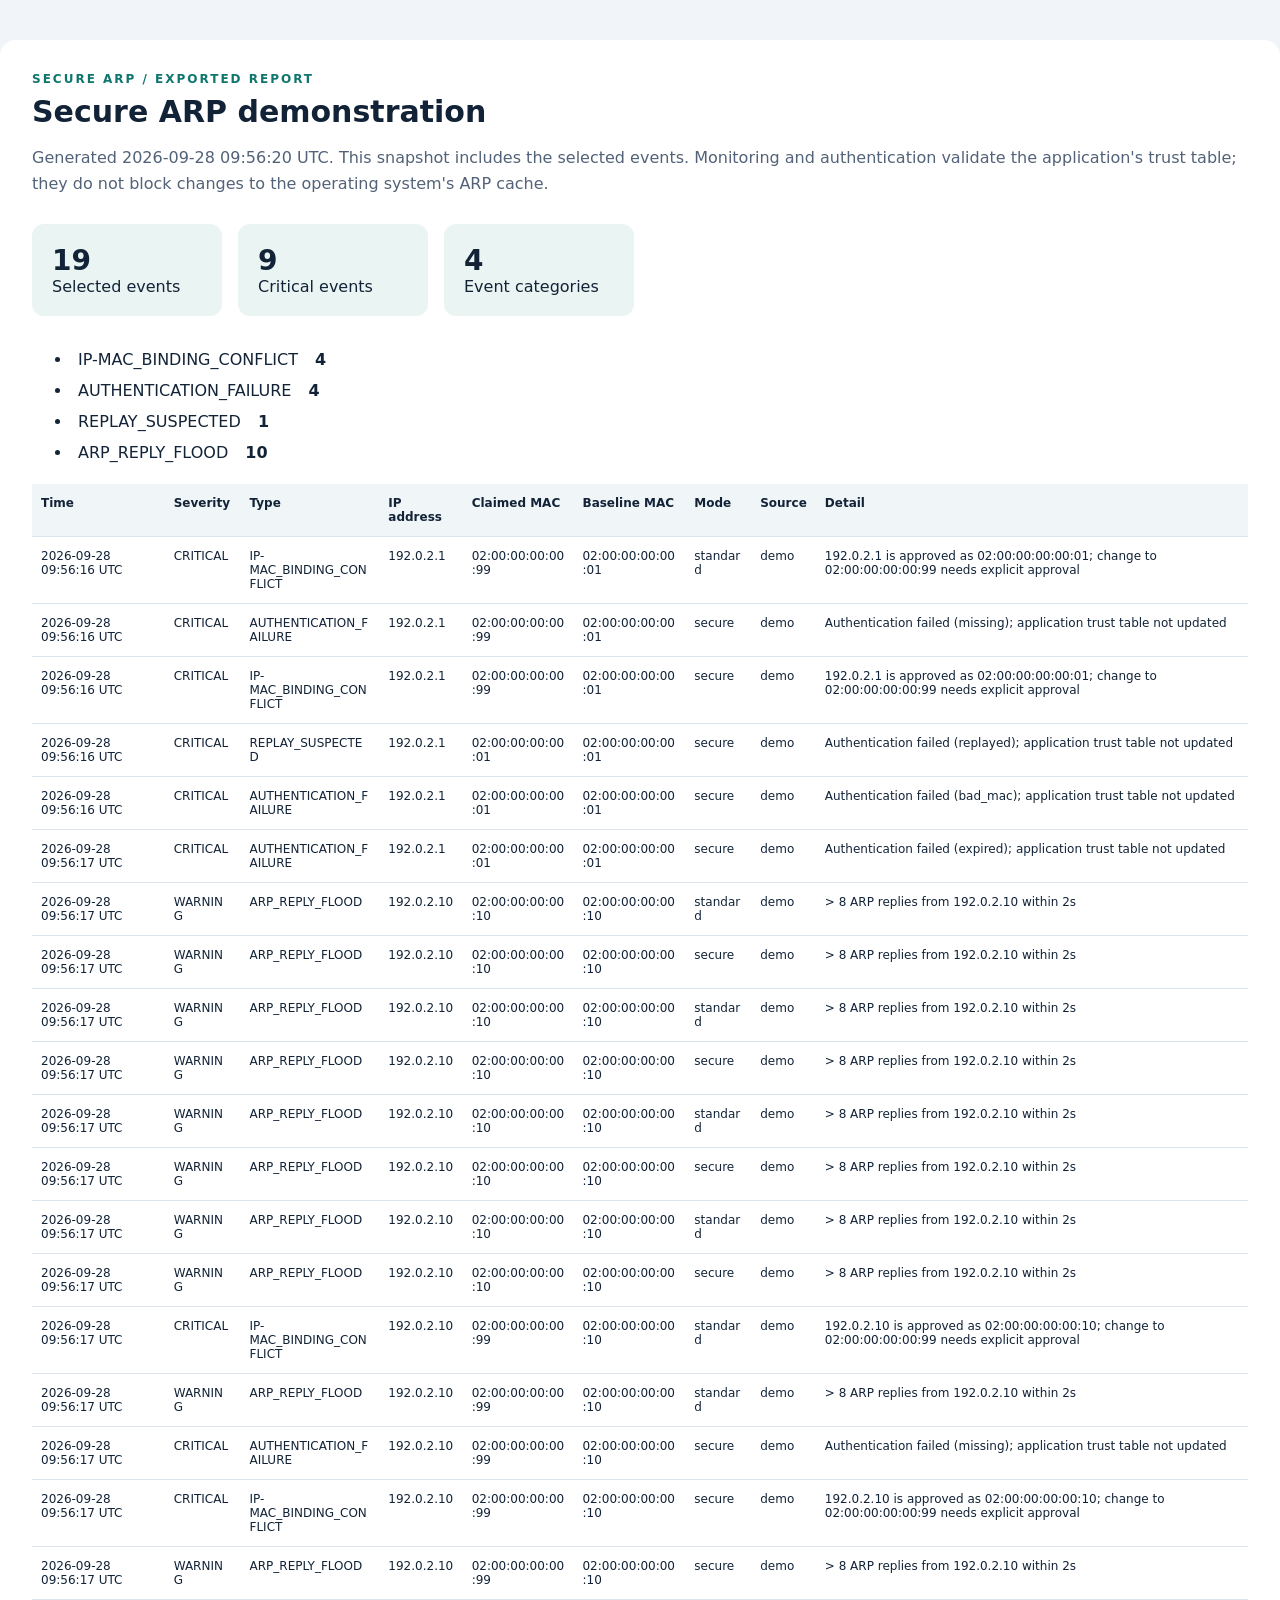
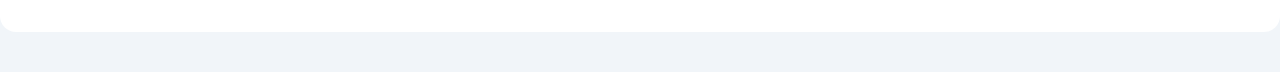
<file: assets/dashboard.html>
<!doctype html>
<html lang="en"><head><meta charset="utf-8"><meta name="viewport" content="width=device-width,initial-scale=1">
<title>Secure ARP demonstration</title><style>
body{font-family:system-ui,sans-serif;margin:0;background:#f1f5f9;color:#122337}
main{max-width:1500px;margin:40px auto;background:white;padding:32px;border-radius:16px}
h1{font-size:30px;margin:8px 0}.eyebrow{color:#0f766e;letter-spacing:2px;font-size:12px;font-weight:700}
p{color:#526278;line-height:1.6}.cards{display:flex;gap:16px;margin:28px 0;flex-wrap:wrap}
.card{background:#eaf4f3;border-radius:12px;padding:20px;min-width:150px}.card b{font-size:28px;display:block}
table{width:100%;border-collapse:collapse;font-size:12px}th,td{padding:12px 9px;text-align:left;border-bottom:1px solid #dce4ee;vertical-align:top}
th{background:#f0f5f8}td{overflow-wrap:anywhere}.scroll{overflow:auto}li{padding:6px}li b{margin-left:12px}
@media print{body{background:white}main{margin:0;padding:0}table{font-size:9px}thead{display:table-header-group}tr{break-inside:avoid}}
</style></head><body><main>
<div class="eyebrow">SECURE ARP / EXPORTED REPORT</div><h1>Secure ARP demonstration</h1>
<p>Generated 2026-09-28 09:56:20 UTC. This snapshot includes the selected events.
Monitoring and authentication validate the application's trust table; they do not block changes to the operating system's ARP cache.</p>
<div class="cards"><div class="card"><b>19</b>Selected events</div><div class="card"><b>9</b>Critical events</div>
<div class="card"><b>4</b>Event categories</div></div><ul><li>IP-MAC_BINDING_CONFLICT <b>4</b></li><li>AUTHENTICATION_FAILURE <b>4</b></li><li>REPLAY_SUSPECTED <b>1</b></li><li>ARP_REPLY_FLOOD <b>10</b></li></ul>
<div class="scroll"><table><thead><tr><th>Time</th><th>Severity</th><th>Type</th><th>IP address</th><th>Claimed MAC</th>
<th>Baseline MAC</th><th>Mode</th><th>Source</th><th>Detail</th></tr></thead><tbody>
<tr><td>2026-09-28 09:56:16 UTC</td><td>CRITICAL</td><td>IP-MAC_BINDING_CONFLICT</td><td>192.0.2.1</td><td>02:00:00:00:00:99</td><td>02:00:00:00:00:01</td><td>standard</td><td>demo</td><td>192.0.2.1 is approved as 02:00:00:00:00:01; change to 02:00:00:00:00:99 needs explicit approval</td></tr><tr><td>2026-09-28 09:56:16 UTC</td><td>CRITICAL</td><td>AUTHENTICATION_FAILURE</td><td>192.0.2.1</td><td>02:00:00:00:00:99</td><td>02:00:00:00:00:01</td><td>secure</td><td>demo</td><td>Authentication failed (missing); application trust table not updated</td></tr><tr><td>2026-09-28 09:56:16 UTC</td><td>CRITICAL</td><td>IP-MAC_BINDING_CONFLICT</td><td>192.0.2.1</td><td>02:00:00:00:00:99</td><td>02:00:00:00:00:01</td><td>secure</td><td>demo</td><td>192.0.2.1 is approved as 02:00:00:00:00:01; change to 02:00:00:00:00:99 needs explicit approval</td></tr><tr><td>2026-09-28 09:56:16 UTC</td><td>CRITICAL</td><td>REPLAY_SUSPECTED</td><td>192.0.2.1</td><td>02:00:00:00:00:01</td><td>02:00:00:00:00:01</td><td>secure</td><td>demo</td><td>Authentication failed (replayed); application trust table not updated</td></tr><tr><td>2026-09-28 09:56:16 UTC</td><td>CRITICAL</td><td>AUTHENTICATION_FAILURE</td><td>192.0.2.1</td><td>02:00:00:00:00:01</td><td>02:00:00:00:00:01</td><td>secure</td><td>demo</td><td>Authentication failed (bad_mac); application trust table not updated</td></tr><tr><td>2026-09-28 09:56:17 UTC</td><td>CRITICAL</td><td>AUTHENTICATION_FAILURE</td><td>192.0.2.1</td><td>02:00:00:00:00:01</td><td>02:00:00:00:00:01</td><td>secure</td><td>demo</td><td>Authentication failed (expired); application trust table not updated</td></tr><tr><td>2026-09-28 09:56:17 UTC</td><td>WARNING</td><td>ARP_REPLY_FLOOD</td><td>192.0.2.10</td><td>02:00:00:00:00:10</td><td>02:00:00:00:00:10</td><td>standard</td><td>demo</td><td>&gt; 8 ARP replies from 192.0.2.10 within 2s</td></tr><tr><td>2026-09-28 09:56:17 UTC</td><td>WARNING</td><td>ARP_REPLY_FLOOD</td><td>192.0.2.10</td><td>02:00:00:00:00:10</td><td>02:00:00:00:00:10</td><td>secure</td><td>demo</td><td>&gt; 8 ARP replies from 192.0.2.10 within 2s</td></tr><tr><td>2026-09-28 09:56:17 UTC</td><td>WARNING</td><td>ARP_REPLY_FLOOD</td><td>192.0.2.10</td><td>02:00:00:00:00:10</td><td>02:00:00:00:00:10</td><td>standard</td><td>demo</td><td>&gt; 8 ARP replies from 192.0.2.10 within 2s</td></tr><tr><td>2026-09-28 09:56:17 UTC</td><td>WARNING</td><td>ARP_REPLY_FLOOD</td><td>192.0.2.10</td><td>02:00:00:00:00:10</td><td>02:00:00:00:00:10</td><td>secure</td><td>demo</td><td>&gt; 8 ARP replies from 192.0.2.10 within 2s</td></tr><tr><td>2026-09-28 09:56:17 UTC</td><td>WARNING</td><td>ARP_REPLY_FLOOD</td><td>192.0.2.10</td><td>02:00:00:00:00:10</td><td>02:00:00:00:00:10</td><td>standard</td><td>demo</td><td>&gt; 8 ARP replies from 192.0.2.10 within 2s</td></tr><tr><td>2026-09-28 09:56:17 UTC</td><td>WARNING</td><td>ARP_REPLY_FLOOD</td><td>192.0.2.10</td><td>02:00:00:00:00:10</td><td>02:00:00:00:00:10</td><td>secure</td><td>demo</td><td>&gt; 8 ARP replies from 192.0.2.10 within 2s</td></tr><tr><td>2026-09-28 09:56:17 UTC</td><td>WARNING</td><td>ARP_REPLY_FLOOD</td><td>192.0.2.10</td><td>02:00:00:00:00:10</td><td>02:00:00:00:00:10</td><td>standard</td><td>demo</td><td>&gt; 8 ARP replies from 192.0.2.10 within 2s</td></tr><tr><td>2026-09-28 09:56:17 UTC</td><td>WARNING</td><td>ARP_REPLY_FLOOD</td><td>192.0.2.10</td><td>02:00:00:00:00:10</td><td>02:00:00:00:00:10</td><td>secure</td><td>demo</td><td>&gt; 8 ARP replies from 192.0.2.10 within 2s</td></tr><tr><td>2026-09-28 09:56:17 UTC</td><td>CRITICAL</td><td>IP-MAC_BINDING_CONFLICT</td><td>192.0.2.10</td><td>02:00:00:00:00:99</td><td>02:00:00:00:00:10</td><td>standard</td><td>demo</td><td>192.0.2.10 is approved as 02:00:00:00:00:10; change to 02:00:00:00:00:99 needs explicit approval</td></tr><tr><td>2026-09-28 09:56:17 UTC</td><td>WARNING</td><td>ARP_REPLY_FLOOD</td><td>192.0.2.10</td><td>02:00:00:00:00:99</td><td>02:00:00:00:00:10</td><td>standard</td><td>demo</td><td>&gt; 8 ARP replies from 192.0.2.10 within 2s</td></tr><tr><td>2026-09-28 09:56:17 UTC</td><td>CRITICAL</td><td>AUTHENTICATION_FAILURE</td><td>192.0.2.10</td><td>02:00:00:00:00:99</td><td>02:00:00:00:00:10</td><td>secure</td><td>demo</td><td>Authentication failed (missing); application trust table not updated</td></tr><tr><td>2026-09-28 09:56:17 UTC</td><td>CRITICAL</td><td>IP-MAC_BINDING_CONFLICT</td><td>192.0.2.10</td><td>02:00:00:00:00:99</td><td>02:00:00:00:00:10</td><td>secure</td><td>demo</td><td>192.0.2.10 is approved as 02:00:00:00:00:10; change to 02:00:00:00:00:99 needs explicit approval</td></tr><tr><td>2026-09-28 09:56:17 UTC</td><td>WARNING</td><td>ARP_REPLY_FLOOD</td><td>192.0.2.10</td><td>02:00:00:00:00:99</td><td>02:00:00:00:00:10</td><td>secure</td><td>demo</td><td>&gt; 8 ARP replies from 192.0.2.10 within 2s</td></tr></tbody></table></div></main></body></html>
</file>
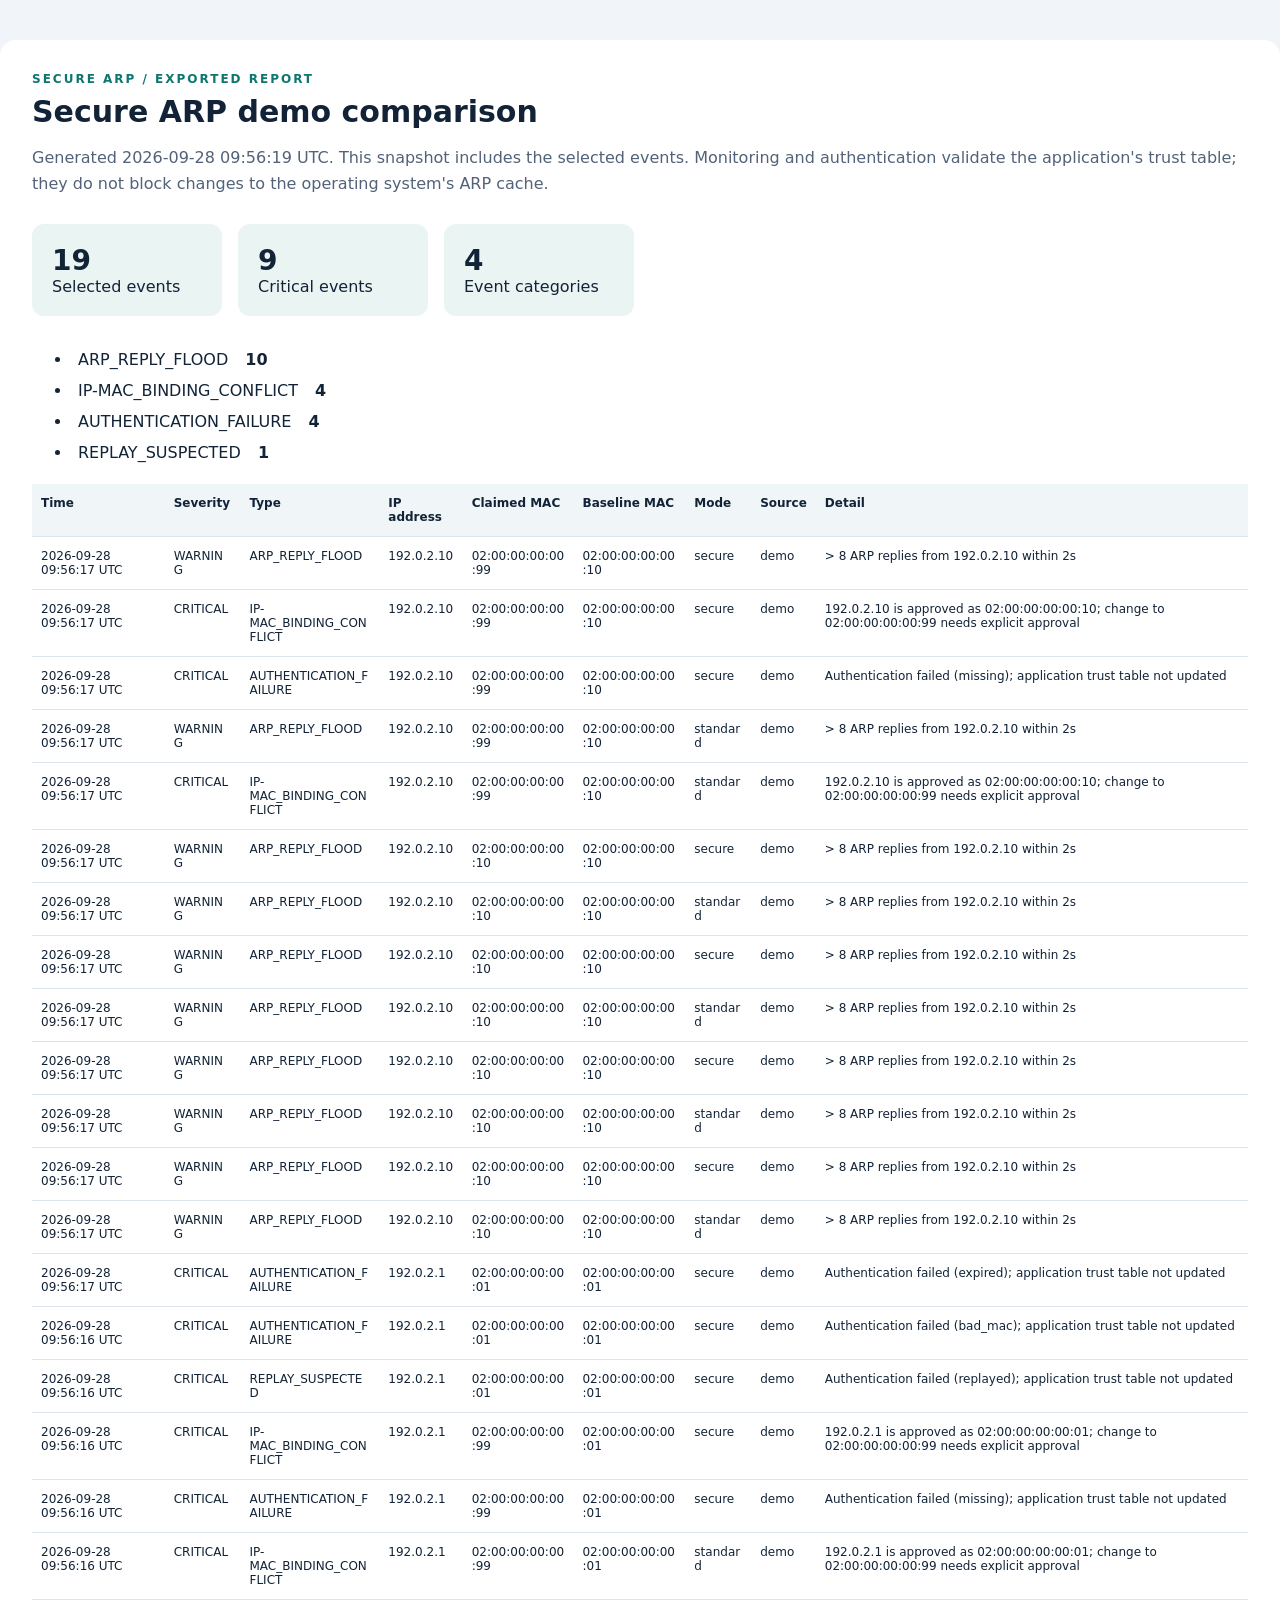
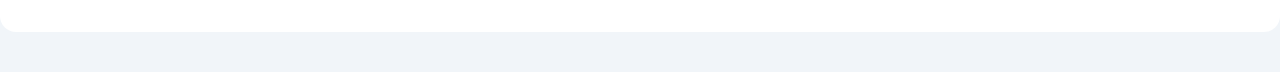
<file: reports/demo/report.html>
<!doctype html>
<html lang="en"><head><meta charset="utf-8"><meta name="viewport" content="width=device-width,initial-scale=1">
<title>Secure ARP demo comparison</title><style>
body{font-family:system-ui,sans-serif;margin:0;background:#f1f5f9;color:#122337}
main{max-width:1500px;margin:40px auto;background:white;padding:32px;border-radius:16px}
h1{font-size:30px;margin:8px 0}.eyebrow{color:#0f766e;letter-spacing:2px;font-size:12px;font-weight:700}
p{color:#526278;line-height:1.6}.cards{display:flex;gap:16px;margin:28px 0;flex-wrap:wrap}
.card{background:#eaf4f3;border-radius:12px;padding:20px;min-width:150px}.card b{font-size:28px;display:block}
table{width:100%;border-collapse:collapse;font-size:12px}th,td{padding:12px 9px;text-align:left;border-bottom:1px solid #dce4ee;vertical-align:top}
th{background:#f0f5f8}td{overflow-wrap:anywhere}.scroll{overflow:auto}li{padding:6px}li b{margin-left:12px}
@media print{body{background:white}main{margin:0;padding:0}table{font-size:9px}thead{display:table-header-group}tr{break-inside:avoid}}
</style></head><body><main>
<div class="eyebrow">SECURE ARP / EXPORTED REPORT</div><h1>Secure ARP demo comparison</h1>
<p>Generated 2026-09-28 09:56:19 UTC. This snapshot includes the selected events.
Monitoring and authentication validate the application's trust table; they do not block changes to the operating system's ARP cache.</p>
<div class="cards"><div class="card"><b>19</b>Selected events</div><div class="card"><b>9</b>Critical events</div>
<div class="card"><b>4</b>Event categories</div></div><ul><li>ARP_REPLY_FLOOD <b>10</b></li><li>IP-MAC_BINDING_CONFLICT <b>4</b></li><li>AUTHENTICATION_FAILURE <b>4</b></li><li>REPLAY_SUSPECTED <b>1</b></li></ul>
<div class="scroll"><table><thead><tr><th>Time</th><th>Severity</th><th>Type</th><th>IP address</th><th>Claimed MAC</th>
<th>Baseline MAC</th><th>Mode</th><th>Source</th><th>Detail</th></tr></thead><tbody>
<tr><td>2026-09-28 09:56:17 UTC</td><td>WARNING</td><td>ARP_REPLY_FLOOD</td><td>192.0.2.10</td><td>02:00:00:00:00:99</td><td>02:00:00:00:00:10</td><td>secure</td><td>demo</td><td>&gt; 8 ARP replies from 192.0.2.10 within 2s</td></tr><tr><td>2026-09-28 09:56:17 UTC</td><td>CRITICAL</td><td>IP-MAC_BINDING_CONFLICT</td><td>192.0.2.10</td><td>02:00:00:00:00:99</td><td>02:00:00:00:00:10</td><td>secure</td><td>demo</td><td>192.0.2.10 is approved as 02:00:00:00:00:10; change to 02:00:00:00:00:99 needs explicit approval</td></tr><tr><td>2026-09-28 09:56:17 UTC</td><td>CRITICAL</td><td>AUTHENTICATION_FAILURE</td><td>192.0.2.10</td><td>02:00:00:00:00:99</td><td>02:00:00:00:00:10</td><td>secure</td><td>demo</td><td>Authentication failed (missing); application trust table not updated</td></tr><tr><td>2026-09-28 09:56:17 UTC</td><td>WARNING</td><td>ARP_REPLY_FLOOD</td><td>192.0.2.10</td><td>02:00:00:00:00:99</td><td>02:00:00:00:00:10</td><td>standard</td><td>demo</td><td>&gt; 8 ARP replies from 192.0.2.10 within 2s</td></tr><tr><td>2026-09-28 09:56:17 UTC</td><td>CRITICAL</td><td>IP-MAC_BINDING_CONFLICT</td><td>192.0.2.10</td><td>02:00:00:00:00:99</td><td>02:00:00:00:00:10</td><td>standard</td><td>demo</td><td>192.0.2.10 is approved as 02:00:00:00:00:10; change to 02:00:00:00:00:99 needs explicit approval</td></tr><tr><td>2026-09-28 09:56:17 UTC</td><td>WARNING</td><td>ARP_REPLY_FLOOD</td><td>192.0.2.10</td><td>02:00:00:00:00:10</td><td>02:00:00:00:00:10</td><td>secure</td><td>demo</td><td>&gt; 8 ARP replies from 192.0.2.10 within 2s</td></tr><tr><td>2026-09-28 09:56:17 UTC</td><td>WARNING</td><td>ARP_REPLY_FLOOD</td><td>192.0.2.10</td><td>02:00:00:00:00:10</td><td>02:00:00:00:00:10</td><td>standard</td><td>demo</td><td>&gt; 8 ARP replies from 192.0.2.10 within 2s</td></tr><tr><td>2026-09-28 09:56:17 UTC</td><td>WARNING</td><td>ARP_REPLY_FLOOD</td><td>192.0.2.10</td><td>02:00:00:00:00:10</td><td>02:00:00:00:00:10</td><td>secure</td><td>demo</td><td>&gt; 8 ARP replies from 192.0.2.10 within 2s</td></tr><tr><td>2026-09-28 09:56:17 UTC</td><td>WARNING</td><td>ARP_REPLY_FLOOD</td><td>192.0.2.10</td><td>02:00:00:00:00:10</td><td>02:00:00:00:00:10</td><td>standard</td><td>demo</td><td>&gt; 8 ARP replies from 192.0.2.10 within 2s</td></tr><tr><td>2026-09-28 09:56:17 UTC</td><td>WARNING</td><td>ARP_REPLY_FLOOD</td><td>192.0.2.10</td><td>02:00:00:00:00:10</td><td>02:00:00:00:00:10</td><td>secure</td><td>demo</td><td>&gt; 8 ARP replies from 192.0.2.10 within 2s</td></tr><tr><td>2026-09-28 09:56:17 UTC</td><td>WARNING</td><td>ARP_REPLY_FLOOD</td><td>192.0.2.10</td><td>02:00:00:00:00:10</td><td>02:00:00:00:00:10</td><td>standard</td><td>demo</td><td>&gt; 8 ARP replies from 192.0.2.10 within 2s</td></tr><tr><td>2026-09-28 09:56:17 UTC</td><td>WARNING</td><td>ARP_REPLY_FLOOD</td><td>192.0.2.10</td><td>02:00:00:00:00:10</td><td>02:00:00:00:00:10</td><td>secure</td><td>demo</td><td>&gt; 8 ARP replies from 192.0.2.10 within 2s</td></tr><tr><td>2026-09-28 09:56:17 UTC</td><td>WARNING</td><td>ARP_REPLY_FLOOD</td><td>192.0.2.10</td><td>02:00:00:00:00:10</td><td>02:00:00:00:00:10</td><td>standard</td><td>demo</td><td>&gt; 8 ARP replies from 192.0.2.10 within 2s</td></tr><tr><td>2026-09-28 09:56:17 UTC</td><td>CRITICAL</td><td>AUTHENTICATION_FAILURE</td><td>192.0.2.1</td><td>02:00:00:00:00:01</td><td>02:00:00:00:00:01</td><td>secure</td><td>demo</td><td>Authentication failed (expired); application trust table not updated</td></tr><tr><td>2026-09-28 09:56:16 UTC</td><td>CRITICAL</td><td>AUTHENTICATION_FAILURE</td><td>192.0.2.1</td><td>02:00:00:00:00:01</td><td>02:00:00:00:00:01</td><td>secure</td><td>demo</td><td>Authentication failed (bad_mac); application trust table not updated</td></tr><tr><td>2026-09-28 09:56:16 UTC</td><td>CRITICAL</td><td>REPLAY_SUSPECTED</td><td>192.0.2.1</td><td>02:00:00:00:00:01</td><td>02:00:00:00:00:01</td><td>secure</td><td>demo</td><td>Authentication failed (replayed); application trust table not updated</td></tr><tr><td>2026-09-28 09:56:16 UTC</td><td>CRITICAL</td><td>IP-MAC_BINDING_CONFLICT</td><td>192.0.2.1</td><td>02:00:00:00:00:99</td><td>02:00:00:00:00:01</td><td>secure</td><td>demo</td><td>192.0.2.1 is approved as 02:00:00:00:00:01; change to 02:00:00:00:00:99 needs explicit approval</td></tr><tr><td>2026-09-28 09:56:16 UTC</td><td>CRITICAL</td><td>AUTHENTICATION_FAILURE</td><td>192.0.2.1</td><td>02:00:00:00:00:99</td><td>02:00:00:00:00:01</td><td>secure</td><td>demo</td><td>Authentication failed (missing); application trust table not updated</td></tr><tr><td>2026-09-28 09:56:16 UTC</td><td>CRITICAL</td><td>IP-MAC_BINDING_CONFLICT</td><td>192.0.2.1</td><td>02:00:00:00:00:99</td><td>02:00:00:00:00:01</td><td>standard</td><td>demo</td><td>192.0.2.1 is approved as 02:00:00:00:00:01; change to 02:00:00:00:00:99 needs explicit approval</td></tr></tbody></table></div></main></body></html>
</file>
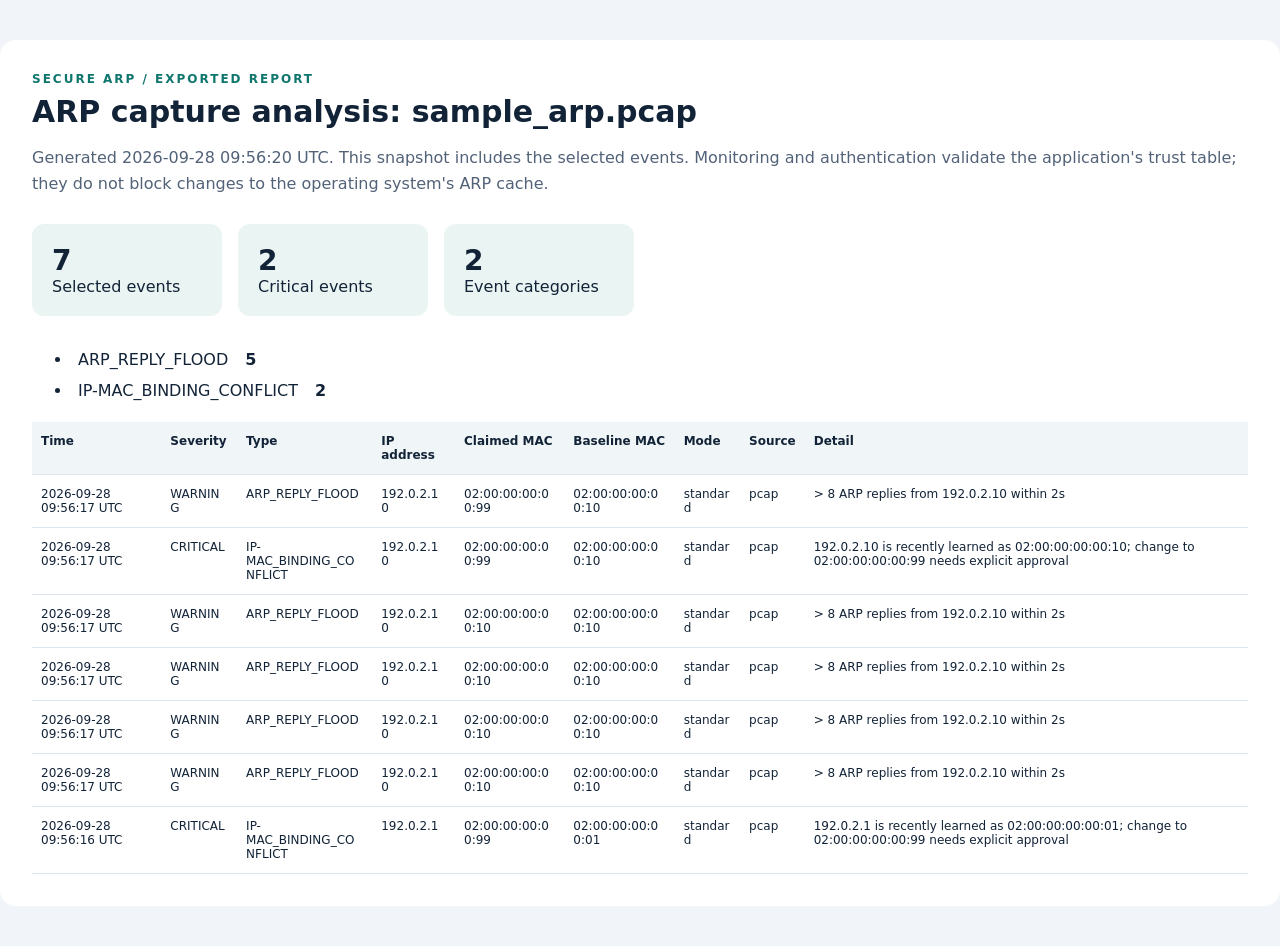
<file: reports/sample_capture_analysis/report.html>
<!doctype html>
<html lang="en"><head><meta charset="utf-8"><meta name="viewport" content="width=device-width,initial-scale=1">
<title>ARP capture analysis: sample_arp.pcap</title><style>
body{font-family:system-ui,sans-serif;margin:0;background:#f1f5f9;color:#122337}
main{max-width:1500px;margin:40px auto;background:white;padding:32px;border-radius:16px}
h1{font-size:30px;margin:8px 0}.eyebrow{color:#0f766e;letter-spacing:2px;font-size:12px;font-weight:700}
p{color:#526278;line-height:1.6}.cards{display:flex;gap:16px;margin:28px 0;flex-wrap:wrap}
.card{background:#eaf4f3;border-radius:12px;padding:20px;min-width:150px}.card b{font-size:28px;display:block}
table{width:100%;border-collapse:collapse;font-size:12px}th,td{padding:12px 9px;text-align:left;border-bottom:1px solid #dce4ee;vertical-align:top}
th{background:#f0f5f8}td{overflow-wrap:anywhere}.scroll{overflow:auto}li{padding:6px}li b{margin-left:12px}
@media print{body{background:white}main{margin:0;padding:0}table{font-size:9px}thead{display:table-header-group}tr{break-inside:avoid}}
</style></head><body><main>
<div class="eyebrow">SECURE ARP / EXPORTED REPORT</div><h1>ARP capture analysis: sample_arp.pcap</h1>
<p>Generated 2026-09-28 09:56:20 UTC. This snapshot includes the selected events.
Monitoring and authentication validate the application's trust table; they do not block changes to the operating system's ARP cache.</p>
<div class="cards"><div class="card"><b>7</b>Selected events</div><div class="card"><b>2</b>Critical events</div>
<div class="card"><b>2</b>Event categories</div></div><ul><li>ARP_REPLY_FLOOD <b>5</b></li><li>IP-MAC_BINDING_CONFLICT <b>2</b></li></ul>
<div class="scroll"><table><thead><tr><th>Time</th><th>Severity</th><th>Type</th><th>IP address</th><th>Claimed MAC</th>
<th>Baseline MAC</th><th>Mode</th><th>Source</th><th>Detail</th></tr></thead><tbody>
<tr><td>2026-09-28 09:56:17 UTC</td><td>WARNING</td><td>ARP_REPLY_FLOOD</td><td>192.0.2.10</td><td>02:00:00:00:00:99</td><td>02:00:00:00:00:10</td><td>standard</td><td>pcap</td><td>&gt; 8 ARP replies from 192.0.2.10 within 2s</td></tr><tr><td>2026-09-28 09:56:17 UTC</td><td>CRITICAL</td><td>IP-MAC_BINDING_CONFLICT</td><td>192.0.2.10</td><td>02:00:00:00:00:99</td><td>02:00:00:00:00:10</td><td>standard</td><td>pcap</td><td>192.0.2.10 is recently learned as 02:00:00:00:00:10; change to 02:00:00:00:00:99 needs explicit approval</td></tr><tr><td>2026-09-28 09:56:17 UTC</td><td>WARNING</td><td>ARP_REPLY_FLOOD</td><td>192.0.2.10</td><td>02:00:00:00:00:10</td><td>02:00:00:00:00:10</td><td>standard</td><td>pcap</td><td>&gt; 8 ARP replies from 192.0.2.10 within 2s</td></tr><tr><td>2026-09-28 09:56:17 UTC</td><td>WARNING</td><td>ARP_REPLY_FLOOD</td><td>192.0.2.10</td><td>02:00:00:00:00:10</td><td>02:00:00:00:00:10</td><td>standard</td><td>pcap</td><td>&gt; 8 ARP replies from 192.0.2.10 within 2s</td></tr><tr><td>2026-09-28 09:56:17 UTC</td><td>WARNING</td><td>ARP_REPLY_FLOOD</td><td>192.0.2.10</td><td>02:00:00:00:00:10</td><td>02:00:00:00:00:10</td><td>standard</td><td>pcap</td><td>&gt; 8 ARP replies from 192.0.2.10 within 2s</td></tr><tr><td>2026-09-28 09:56:17 UTC</td><td>WARNING</td><td>ARP_REPLY_FLOOD</td><td>192.0.2.10</td><td>02:00:00:00:00:10</td><td>02:00:00:00:00:10</td><td>standard</td><td>pcap</td><td>&gt; 8 ARP replies from 192.0.2.10 within 2s</td></tr><tr><td>2026-09-28 09:56:16 UTC</td><td>CRITICAL</td><td>IP-MAC_BINDING_CONFLICT</td><td>192.0.2.1</td><td>02:00:00:00:00:99</td><td>02:00:00:00:00:01</td><td>standard</td><td>pcap</td><td>192.0.2.1 is recently learned as 02:00:00:00:00:01; change to 02:00:00:00:00:99 needs explicit approval</td></tr></tbody></table></div></main></body></html>
</file>
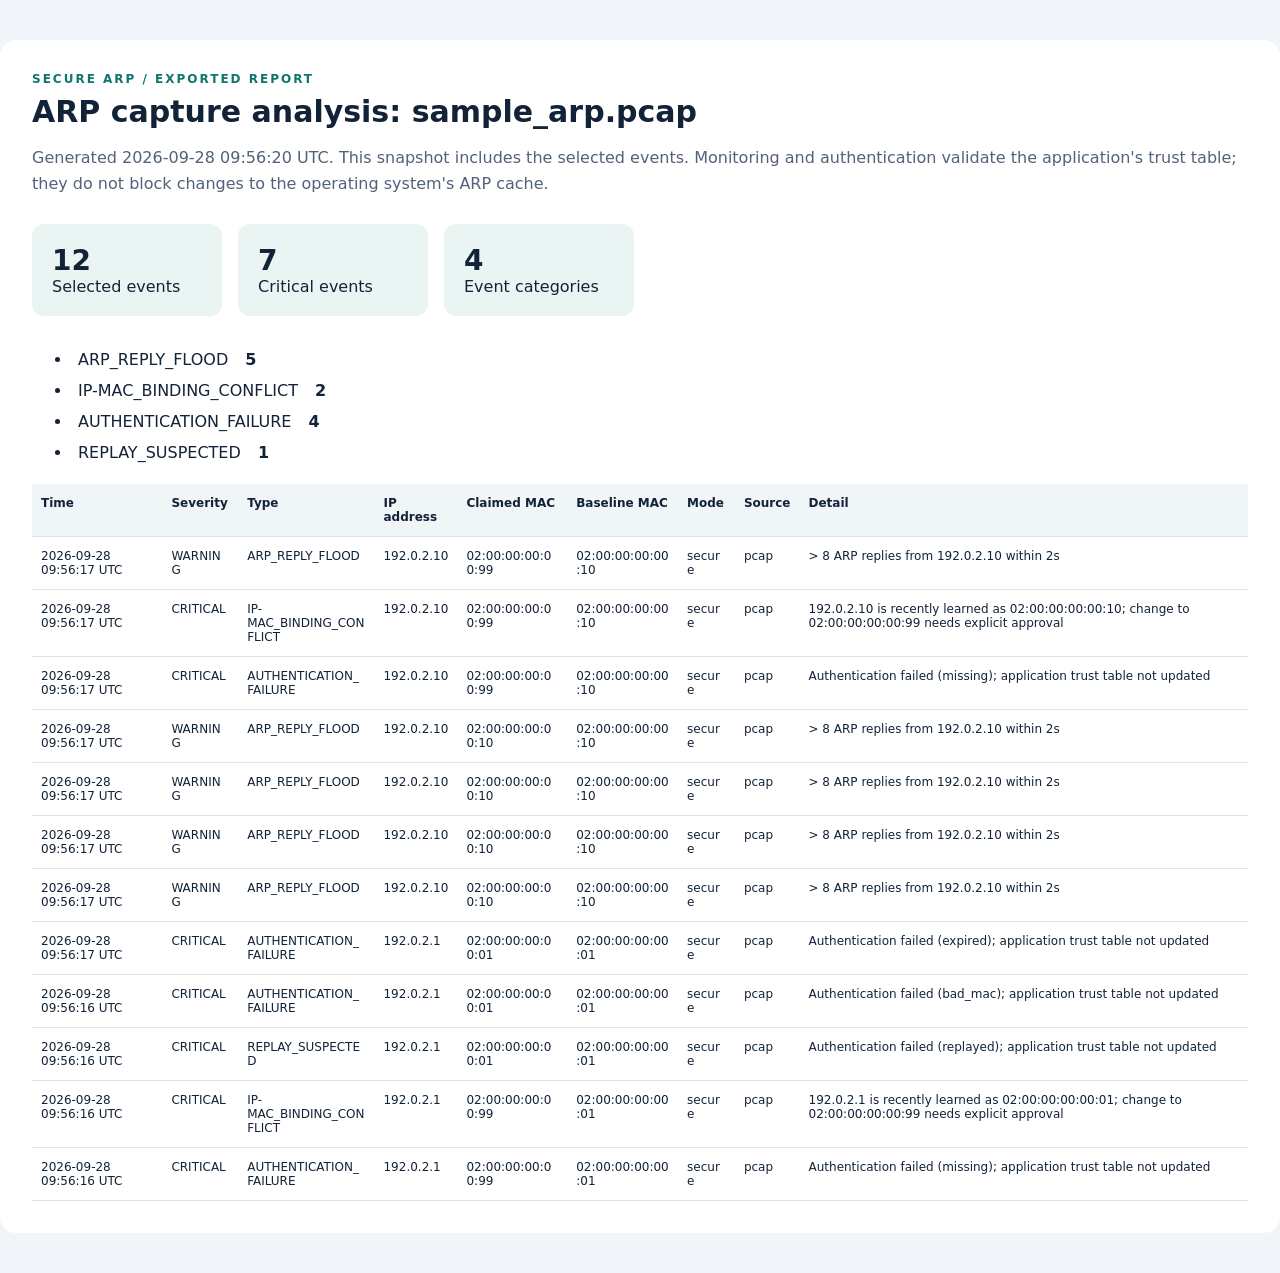
<file: reports/sample_secure_analysis/report.html>
<!doctype html>
<html lang="en"><head><meta charset="utf-8"><meta name="viewport" content="width=device-width,initial-scale=1">
<title>ARP capture analysis: sample_arp.pcap</title><style>
body{font-family:system-ui,sans-serif;margin:0;background:#f1f5f9;color:#122337}
main{max-width:1500px;margin:40px auto;background:white;padding:32px;border-radius:16px}
h1{font-size:30px;margin:8px 0}.eyebrow{color:#0f766e;letter-spacing:2px;font-size:12px;font-weight:700}
p{color:#526278;line-height:1.6}.cards{display:flex;gap:16px;margin:28px 0;flex-wrap:wrap}
.card{background:#eaf4f3;border-radius:12px;padding:20px;min-width:150px}.card b{font-size:28px;display:block}
table{width:100%;border-collapse:collapse;font-size:12px}th,td{padding:12px 9px;text-align:left;border-bottom:1px solid #dce4ee;vertical-align:top}
th{background:#f0f5f8}td{overflow-wrap:anywhere}.scroll{overflow:auto}li{padding:6px}li b{margin-left:12px}
@media print{body{background:white}main{margin:0;padding:0}table{font-size:9px}thead{display:table-header-group}tr{break-inside:avoid}}
</style></head><body><main>
<div class="eyebrow">SECURE ARP / EXPORTED REPORT</div><h1>ARP capture analysis: sample_arp.pcap</h1>
<p>Generated 2026-09-28 09:56:20 UTC. This snapshot includes the selected events.
Monitoring and authentication validate the application's trust table; they do not block changes to the operating system's ARP cache.</p>
<div class="cards"><div class="card"><b>12</b>Selected events</div><div class="card"><b>7</b>Critical events</div>
<div class="card"><b>4</b>Event categories</div></div><ul><li>ARP_REPLY_FLOOD <b>5</b></li><li>IP-MAC_BINDING_CONFLICT <b>2</b></li><li>AUTHENTICATION_FAILURE <b>4</b></li><li>REPLAY_SUSPECTED <b>1</b></li></ul>
<div class="scroll"><table><thead><tr><th>Time</th><th>Severity</th><th>Type</th><th>IP address</th><th>Claimed MAC</th>
<th>Baseline MAC</th><th>Mode</th><th>Source</th><th>Detail</th></tr></thead><tbody>
<tr><td>2026-09-28 09:56:17 UTC</td><td>WARNING</td><td>ARP_REPLY_FLOOD</td><td>192.0.2.10</td><td>02:00:00:00:00:99</td><td>02:00:00:00:00:10</td><td>secure</td><td>pcap</td><td>&gt; 8 ARP replies from 192.0.2.10 within 2s</td></tr><tr><td>2026-09-28 09:56:17 UTC</td><td>CRITICAL</td><td>IP-MAC_BINDING_CONFLICT</td><td>192.0.2.10</td><td>02:00:00:00:00:99</td><td>02:00:00:00:00:10</td><td>secure</td><td>pcap</td><td>192.0.2.10 is recently learned as 02:00:00:00:00:10; change to 02:00:00:00:00:99 needs explicit approval</td></tr><tr><td>2026-09-28 09:56:17 UTC</td><td>CRITICAL</td><td>AUTHENTICATION_FAILURE</td><td>192.0.2.10</td><td>02:00:00:00:00:99</td><td>02:00:00:00:00:10</td><td>secure</td><td>pcap</td><td>Authentication failed (missing); application trust table not updated</td></tr><tr><td>2026-09-28 09:56:17 UTC</td><td>WARNING</td><td>ARP_REPLY_FLOOD</td><td>192.0.2.10</td><td>02:00:00:00:00:10</td><td>02:00:00:00:00:10</td><td>secure</td><td>pcap</td><td>&gt; 8 ARP replies from 192.0.2.10 within 2s</td></tr><tr><td>2026-09-28 09:56:17 UTC</td><td>WARNING</td><td>ARP_REPLY_FLOOD</td><td>192.0.2.10</td><td>02:00:00:00:00:10</td><td>02:00:00:00:00:10</td><td>secure</td><td>pcap</td><td>&gt; 8 ARP replies from 192.0.2.10 within 2s</td></tr><tr><td>2026-09-28 09:56:17 UTC</td><td>WARNING</td><td>ARP_REPLY_FLOOD</td><td>192.0.2.10</td><td>02:00:00:00:00:10</td><td>02:00:00:00:00:10</td><td>secure</td><td>pcap</td><td>&gt; 8 ARP replies from 192.0.2.10 within 2s</td></tr><tr><td>2026-09-28 09:56:17 UTC</td><td>WARNING</td><td>ARP_REPLY_FLOOD</td><td>192.0.2.10</td><td>02:00:00:00:00:10</td><td>02:00:00:00:00:10</td><td>secure</td><td>pcap</td><td>&gt; 8 ARP replies from 192.0.2.10 within 2s</td></tr><tr><td>2026-09-28 09:56:17 UTC</td><td>CRITICAL</td><td>AUTHENTICATION_FAILURE</td><td>192.0.2.1</td><td>02:00:00:00:00:01</td><td>02:00:00:00:00:01</td><td>secure</td><td>pcap</td><td>Authentication failed (expired); application trust table not updated</td></tr><tr><td>2026-09-28 09:56:16 UTC</td><td>CRITICAL</td><td>AUTHENTICATION_FAILURE</td><td>192.0.2.1</td><td>02:00:00:00:00:01</td><td>02:00:00:00:00:01</td><td>secure</td><td>pcap</td><td>Authentication failed (bad_mac); application trust table not updated</td></tr><tr><td>2026-09-28 09:56:16 UTC</td><td>CRITICAL</td><td>REPLAY_SUSPECTED</td><td>192.0.2.1</td><td>02:00:00:00:00:01</td><td>02:00:00:00:00:01</td><td>secure</td><td>pcap</td><td>Authentication failed (replayed); application trust table not updated</td></tr><tr><td>2026-09-28 09:56:16 UTC</td><td>CRITICAL</td><td>IP-MAC_BINDING_CONFLICT</td><td>192.0.2.1</td><td>02:00:00:00:00:99</td><td>02:00:00:00:00:01</td><td>secure</td><td>pcap</td><td>192.0.2.1 is recently learned as 02:00:00:00:00:01; change to 02:00:00:00:00:99 needs explicit approval</td></tr><tr><td>2026-09-28 09:56:16 UTC</td><td>CRITICAL</td><td>AUTHENTICATION_FAILURE</td><td>192.0.2.1</td><td>02:00:00:00:00:99</td><td>02:00:00:00:00:01</td><td>secure</td><td>pcap</td><td>Authentication failed (missing); application trust table not updated</td></tr></tbody></table></div></main></body></html>
</file>
